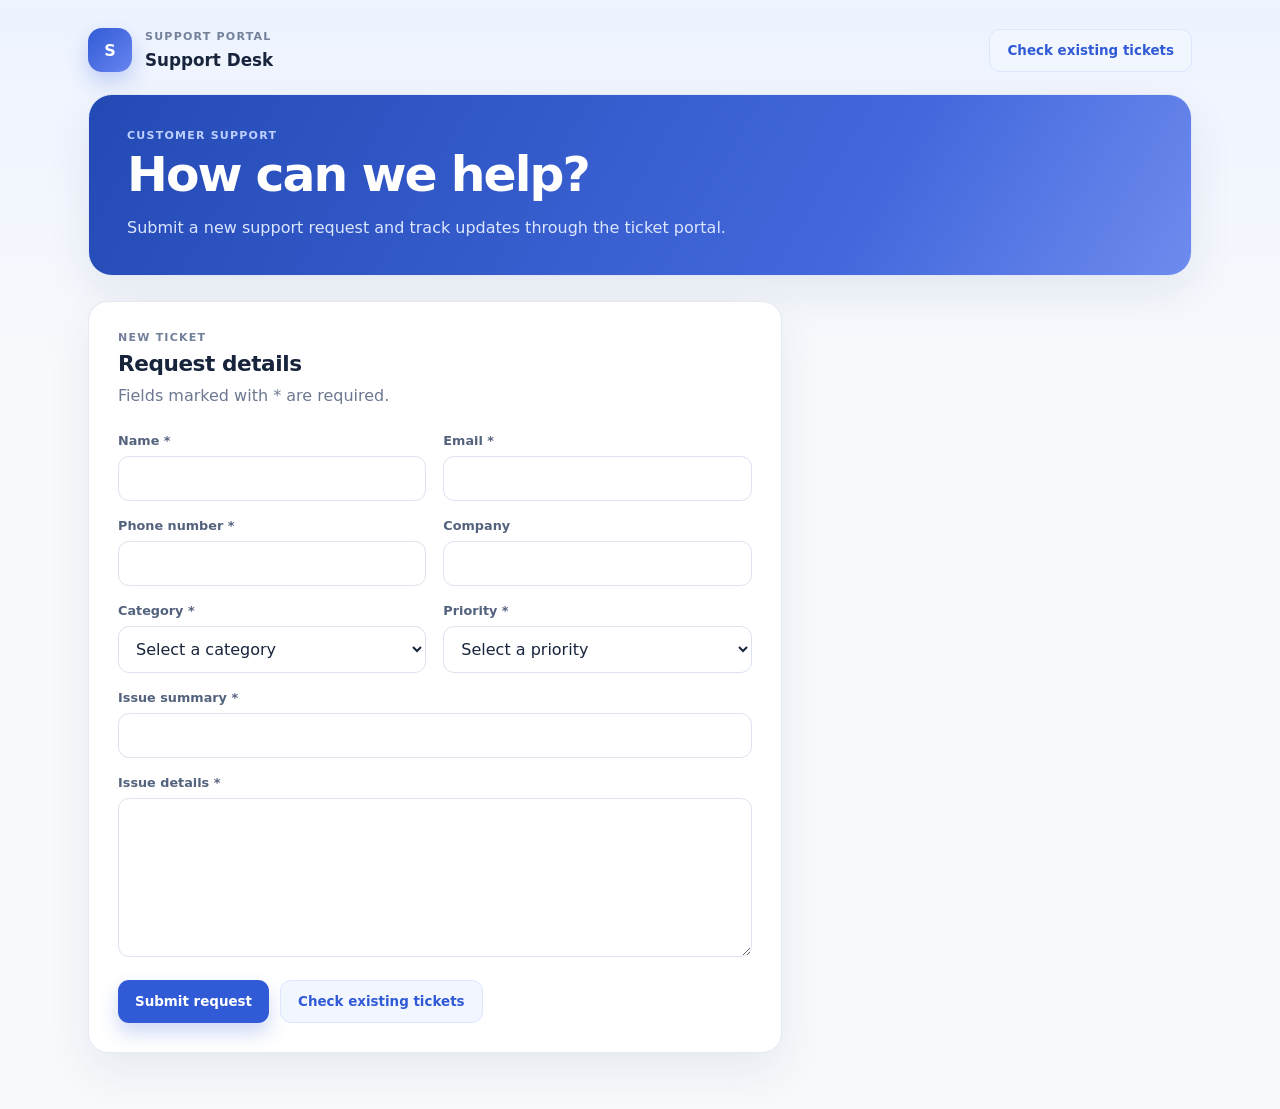
<file: index.html>
<!DOCTYPE html>
<html lang="en">
<head>
  <meta charset="UTF-8">
  <meta name="viewport" content="width=device-width, initial-scale=1.0">
  <title>Support Desk - New Ticket</title>
  <link rel="stylesheet" href="styles.css">
</head>
<body>
  <header class="topbar">
    <a class="brand-block" href="index.html">
      <span class="brand-mark">S</span>
      <span>
        <span class="eyebrow">Support portal</span>
        <strong>Support Desk</strong>
      </span>
    </a>

    <a class="button button-secondary" href="ticket.html">
      Check existing tickets
    </a>
  </header>

  <main class="page-shell">
    <section class="hero-card">
      <div>
        <span class="eyebrow">Customer support</span>
        <h1>How can we help?</h1>
        <p>
          Submit a new support request and track updates through the ticket portal.
        </p>
      </div>
    </section>

    <section class="main-grid">
      <form id="support-form" class="card form-card">
        <div class="section-heading">
          <span class="eyebrow">New ticket</span>
          <h2>Request details</h2>
          <p>Fields marked with * are required.</p>
        </div>

        <div class="form-grid">
          <label>
            <span>Name *</span>
            <input type="text" name="requester" required>
          </label>

          <label>
            <span>Email *</span>
            <input type="email" name="email" required>
          </label>

          <label>
            <span>Phone number *</span>
            <input type="tel" name="phone" required>
          </label>

          <label>
            <span>Company</span>
            <input type="text" name="company">
          </label>

          <label>
            <span>Category *</span>
            <select name="category" required>
              <option value="">Select a category</option>
              <option>Account access</option>
              <option>Billing</option>
              <option>Technical issue</option>
              <option>Feature request</option>
              <option>Other</option>
            </select>
          </label>

          <label>
            <span>Priority *</span>
            <select name="priority" required>
              <option value="">Select a priority</option>
              <option>Low</option>
              <option>Medium</option>
              <option>High</option>
              <option>Urgent</option>
            </select>
          </label>

          <label class="full-width">
            <span>Issue summary *</span>
            <input type="text" name="summary" required>
          </label>

          <label class="full-width">
            <span>Issue details *</span>
            <textarea name="details" rows="7" required></textarea>
          </label>
        </div>

        <div class="action-row">
          <button class="button button-primary" type="submit">
            Submit request
          </button>

          <a class="button button-secondary" href="ticket.html">
            Check existing tickets
          </a>
        </div>
      </form>
    </section>
  </main>

  <script src="app.js?v=20260923-2"></script>
</body>
</html>
</file>
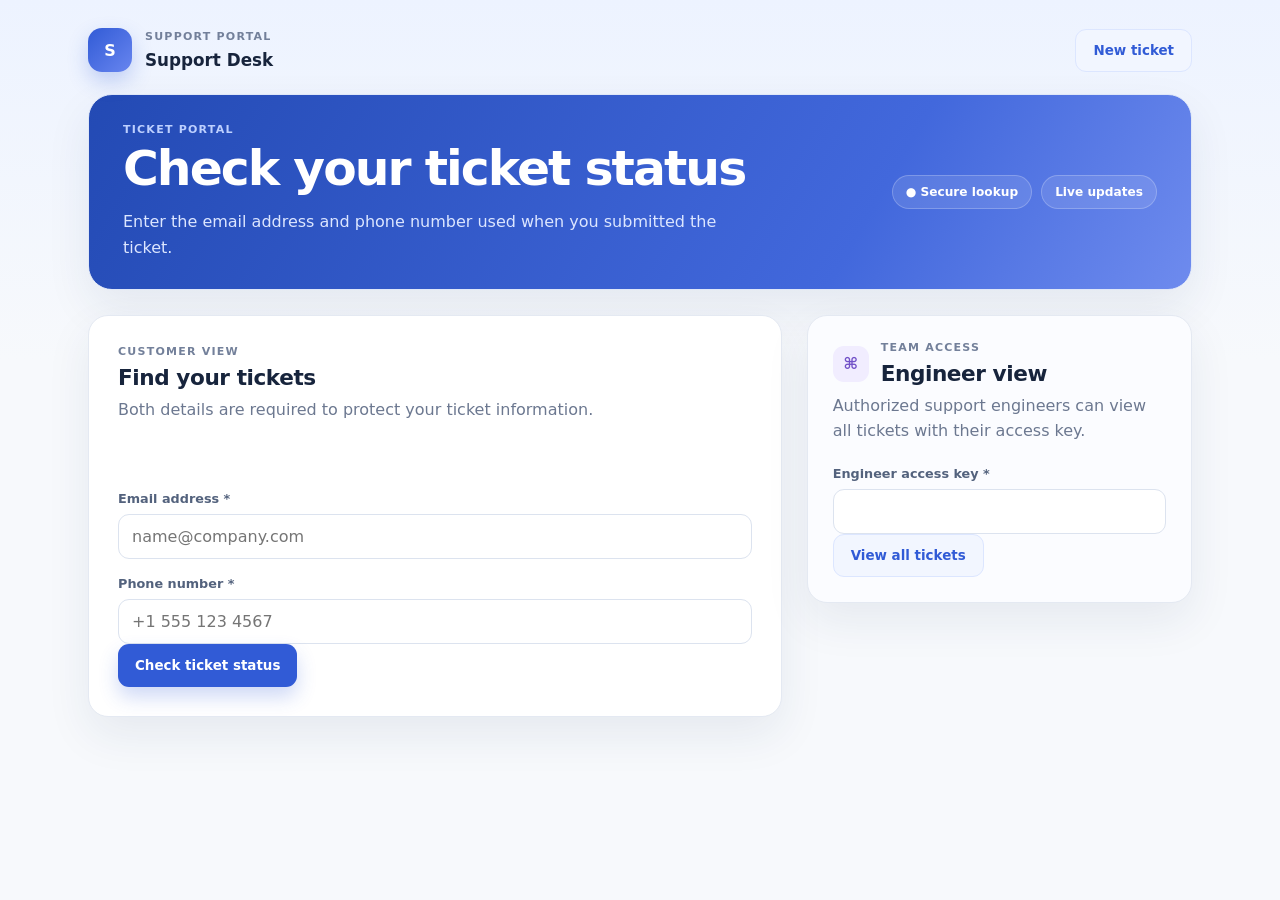
<file: ticket.html>
<!DOCTYPE html>
<html lang="en">
<head>
  <meta charset="UTF-8" />
  <meta name="viewport" content="width=device-width, initial-scale=1.0" />
  <title>Support Desk | Check Tickets</title>
  <meta
    name="description"
    content="Check the status of your support tickets."
  />
  <link rel="stylesheet" href="styles.css" />
</head>
<body>
  <header class="topbar">
    <a
      class="brand-block"
      href="index.html"
      aria-label="Support Desk home"
    >
      <span class="brand-mark">S</span>

      <span>
        <span class="eyebrow">Support portal</span>
        <strong>Support Desk</strong>
      </span>
    </a>

    <a class="button button-secondary" href="index.html">
      New ticket
    </a>
  </header>

  <main class="page-shell">
    <section class="hero-card compact-hero">
      <div>
        <span class="eyebrow">Ticket portal</span>

        <h1>Check your ticket status</h1>

        <p>
          Enter the email address and phone number used when you submitted
          the ticket.
        </p>
      </div>

      <div class="hero-badges">
        <span>● Secure lookup</span>
        <span>Live updates</span>
      </div>
    </section>

    <section class="lookup-layout">
      <form
        id="lookup-form"
        class="card lookup-card"
        novalidate
      >
        <div class="section-heading">
          <span class="eyebrow">Customer view</span>

          <h2>Find your tickets</h2>

          <p>
            Both details are required to protect your ticket information.
          </p>
        </div>

        <div
          id="lookup-message"
          class="form-message"
          role="alert"
          hidden
        ></div>

        <div class="form-grid">
          <label class="full-width">
            <span>Email address *</span>

            <input
              type="email"
              name="email"
              autocomplete="email"
              required
              placeholder="name@company.com"
            />
          </label>

          <label class="full-width">
            <span>Phone number *</span>

            <input
              type="tel"
              name="phone"
              autocomplete="tel"
              required
              placeholder="+1 555 123 4567"
            />
          </label>
        </div>

        <button
          class="button button-primary"
          type="submit"
        >
          Check ticket status
        </button>
      </form>

      <div class="card engineer-card">
        <div class="engineer-heading">
          <span class="lock-icon">⌘</span>

          <div>
            <span class="eyebrow">Team access</span>
            <h2>Engineer view</h2>
          </div>
        </div>

        <p>
          Authorized support engineers can view all tickets with
          their access key.
        </p>

        <form id="engineer-form" novalidate>
          <label>
            <span>Engineer access key *</span>

            <input
              type="password"
              name="engineerKey"
              autocomplete="off"
              required
            />
          </label>

          <button
            class="button button-secondary"
            type="submit"
          >
            View all tickets
          </button>
        </form>
      </div>
    </section>

    <section
      id="results"
      class="results"
      aria-live="polite"
    ></section>
  </main>

  <script src="tickets.js?v=20260923-1"></script>
</body>
</html>
</file>
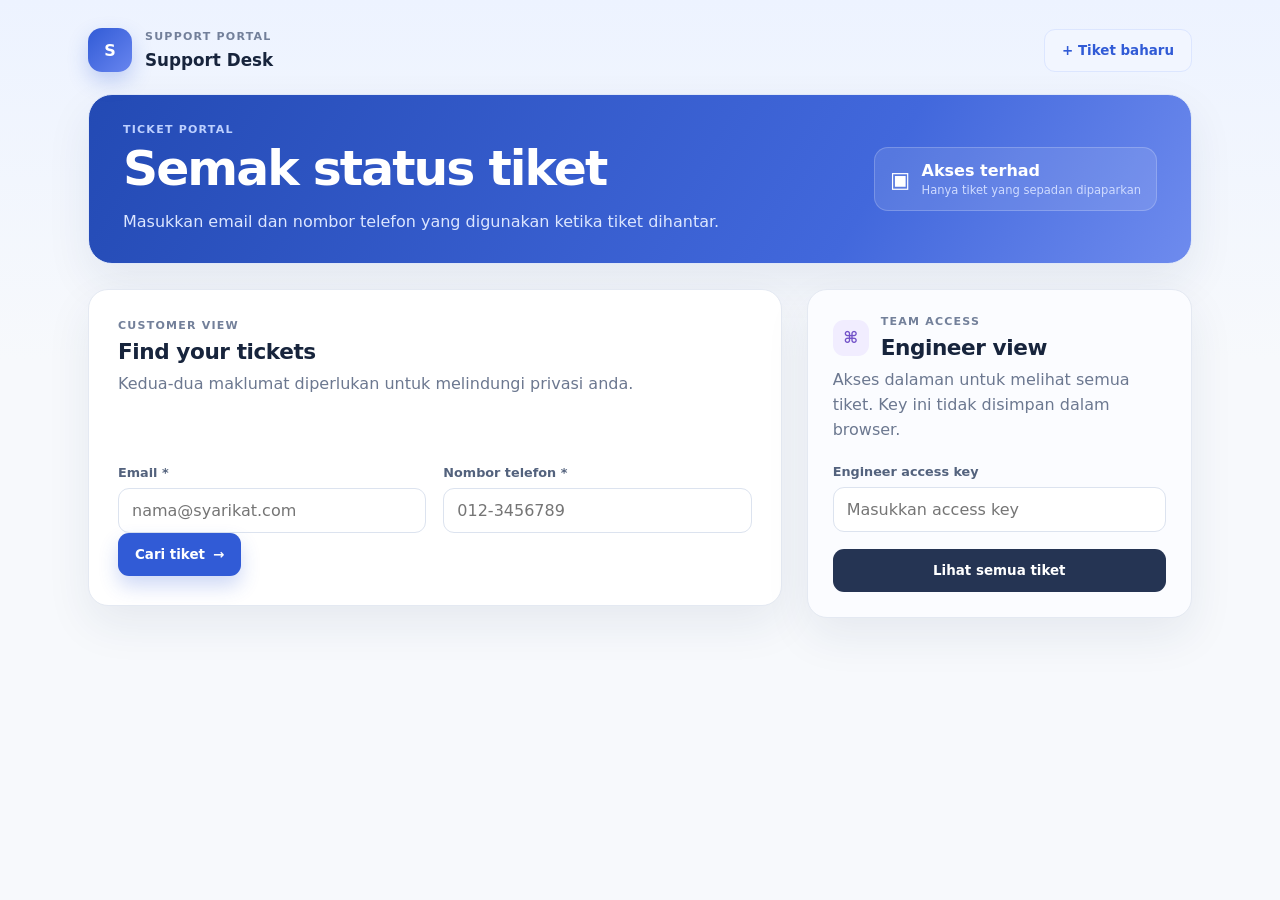
<file: tickets.html>
<!DOCTYPE html>
<html lang="ms">
<head>
  <meta charset="UTF-8" />
  <meta name="viewport" content="width=device-width, initial-scale=1.0" />
  <title>Support Desk | Semak Tiket</title>
  <meta name="description" content="Semak status tiket sokongan anda." />
  <link rel="stylesheet" href="styles.css" />
</head>
<body>
  <header class="topbar"><a class="brand-block" href="index.html" aria-label="Support Desk home"><span class="brand-mark">S</span><span><span class="eyebrow">Support portal</span><strong>Support Desk</strong></span></a><a class="button button-secondary" href="index.html">+ Tiket baharu</a></header>
  <main class="page-shell">
    <section class="hero-card compact-hero"><div><span class="eyebrow">Ticket portal</span><h1>Semak status tiket</h1><p>Masukkan email dan nombor telefon yang digunakan ketika tiket dihantar.</p></div><div class="secure-note"><span class="secure-icon">▣</span><div><strong>Akses terhad</strong><small>Hanya tiket yang sepadan dipaparkan</small></div></div></section>
    <section class="lookup-layout">
      <form id="lookup-form" class="card lookup-card" novalidate><div class="section-heading"><span class="eyebrow">Customer view</span><h2>Find your tickets</h2><p>Kedua-dua maklumat diperlukan untuk melindungi privasi anda.</p></div><div id="lookup-message" class="form-message" role="alert" hidden></div><div class="form-grid"><label><span>Email *</span><input type="email" name="email" autocomplete="email" required placeholder="nama@syarikat.com" /></label><label><span>Nombor telefon *</span><input type="tel" name="phone" autocomplete="tel" required placeholder="012-3456789" /></label></div><button class="button button-primary" type="submit">Cari tiket <span>→</span></button></form>
      <div class="card engineer-card"><div class="engineer-heading"><span class="lock-icon">⌘</span><div><span class="eyebrow">Team access</span><h2>Engineer view</h2></div></div><p>Akses dalaman untuk melihat semua tiket. Key ini tidak disimpan dalam browser.</p><form id="engineer-form"><label><span>Engineer access key</span><input type="password" name="engineerKey" autocomplete="off" required placeholder="Masukkan access key" /></label><button class="button button-dark" type="submit">Lihat semua tiket</button></form></div>
    </section>
    <section id="results" class="results" aria-live="polite"></section>
  </main>
  <script src="tickets.js"></script>
</body>
</html>
</file>
<file: styles.css>
* { box-sizing: border-box; }
:root { --ink: #17243c; --muted: #6c7890; --line: #e4e9f2; --primary: #315bd6; --primary-dark: #2347b1; --soft-blue: #f2f6ff; --green: #16865b; --shadow: 0 18px 45px rgba(30, 51, 91, .08); }
html { scroll-behavior: smooth; }
body { margin: 0; min-height: 100vh; font-family: Inter, ui-sans-serif, system-ui, -apple-system, "Segoe UI", sans-serif; color: var(--ink); background: linear-gradient(180deg, #edf3ff 0, #f7f9fc 360px); }
a { color: inherit; }
.topbar { max-width: 1160px; margin: auto; padding: 28px 28px 22px; display: flex; align-items: center; justify-content: space-between; gap: 20px; }
.brand-block { display: inline-flex; align-items: center; gap: 13px; text-decoration: none; }.brand-block strong { display: block; font-size: 1.05rem; }.brand-mark { display: grid; place-items: center; width: 44px; height: 44px; border-radius: 14px; color: white; font-weight: 800; background: linear-gradient(135deg, #315bd6, #6885ef); box-shadow: 0 9px 20px rgba(49, 91, 214, .25); }
.eyebrow { display: block; margin-bottom: 7px; color: #73809a; font-size: .69rem; font-weight: 800; letter-spacing: .11em; text-transform: uppercase; }.page-shell { max-width: 1160px; margin: auto; padding: 0 28px 56px; }
.hero-card { display: flex; justify-content: space-between; align-items: center; gap: 25px; padding: 34px 38px; margin-bottom: 25px; border: 1px solid #dfe7f8; border-radius: 24px; color: white; background: linear-gradient(120deg, #234ab4, #4268dc 70%, #6e8bee); box-shadow: var(--shadow); }.hero-card h1 { margin: 0; max-width: 650px; font-size: clamp(2rem, 4vw, 3.05rem); letter-spacing: -.04em; line-height: 1.08; }.hero-card p { max-width: 600px; margin: 13px 0 0; color: #dce6ff; line-height: 1.65; }.hero-card .eyebrow { color: #bdd0ff; }.hero-badges { display: flex; flex-wrap: wrap; gap: 9px; justify-content: flex-end; }.hero-badges span { padding: 9px 13px; border: 1px solid rgba(255,255,255,.22); border-radius: 999px; background: rgba(255,255,255,.11); font-size: .76rem; font-weight: 700; white-space: nowrap; }.compact-hero { padding: 28px 34px; }.secure-note { display: flex; align-items: center; gap: 11px; min-width: 220px; padding: 13px 15px; border: 1px solid rgba(255,255,255,.2); border-radius: 14px; background: rgba(255,255,255,.11); }.secure-icon { font-size: 1.35rem; }.secure-note strong, .secure-note small { display: block; }.secure-note small { margin-top: 3px; color: #cfdbff; font-size: .72rem; }
.main-grid, .lookup-layout { display: grid; grid-template-columns: minmax(0, 1.8fr) minmax(280px, 1fr); gap: 25px; }.card { border: 1px solid var(--line); border-radius: 20px; background: #fff; box-shadow: var(--shadow); }.form-card, .lookup-card { padding: 29px; }.section-heading h2, .info-card h2, .engineer-card h2 { margin: 0; font-size: 1.35rem; letter-spacing: -.02em; }.section-heading p, .info-card p, .engineer-card > p { margin: 8px 0 0; color: var(--muted); line-height: 1.55; }.form-grid { display: grid; grid-template-columns: repeat(2, minmax(0, 1fr)); gap: 17px; margin-top: 24px; }label { display: flex; flex-direction: column; gap: 8px; }label span { color: #53627d; font-size: .8rem; font-weight: 700; }.full-width { grid-column: 1 / -1; }input, select, textarea { width: 100%; border: 1px solid #dce3ef; border-radius: 11px; padding: 12px 13px; color: var(--ink); background: #fff; font: inherit; transition: border .15s, box-shadow .15s; }textarea { min-height: 140px; resize: vertical; }input:focus, select:focus, textarea:focus { outline: none; border-color: var(--primary); box-shadow: 0 0 0 4px rgba(49, 91, 214, .11); }
.button { display: inline-flex; align-items: center; justify-content: center; gap: 8px; min-height: 43px; padding: 11px 17px; border: 0; border-radius: 11px; font: inherit; font-size: .84rem; font-weight: 800; text-decoration: none; cursor: pointer; transition: transform .15s, box-shadow .15s, background .15s; }.button:hover { transform: translateY(-1px); }.button-primary { color: white; background: var(--primary); box-shadow: 0 10px 19px rgba(49, 91, 214, .23); }.button-primary:hover { background: var(--primary-dark); }.button-secondary { color: var(--primary); border: 1px solid #dce6ff; background: #f2f6ff; }.button-dark { width: 100%; margin-top: 17px; color: white; background: #253453; }.action-row { display: flex; flex-wrap: wrap; gap: 11px; margin-top: 23px; }.privacy-note { margin: 15px 0 0; color: #8390a4; font-size: .75rem; line-height: 1.5; }.side-stack { display: grid; gap: 25px; align-content: start; }.info-card { padding: 25px; }.info-card ol { margin: 19px 0 0; padding-left: 22px; color: var(--muted); line-height: 2; font-size: .9rem; }.icon-bubble, .lock-icon { display: grid; place-items: center; width: 36px; height: 36px; margin-bottom: 19px; border-radius: 11px; color: var(--primary); background: #edf3ff; font-weight: 900; }.accent-card { background: linear-gradient(135deg, #fff, #f5f2ff); }.accent-card .eyebrow { color: #7655c9; }.text-link { display: inline-block; margin-top: 18px; color: var(--primary); font-size: .84rem; font-weight: 800; text-decoration: none; }.lookup-layout { align-items: start; }.engineer-card { padding: 25px; background: #fbfcff; }.engineer-heading { display: flex; gap: 12px; align-items: center; }.engineer-heading .lock-icon { margin: 0; color: #7252c8; background: #f1edff; }.engineer-card form { margin-top: 22px; }.results { display: grid; gap: 14px; margin-top: 28px; }.results-heading { display: flex; align-items: end; justify-content: space-between; gap: 15px; padding: 0 3px 2px; }.results-heading h2 { margin: 0; font-size: 1.4rem; }.result-count { padding: 7px 11px; border-radius: 999px; color: var(--primary); background: #eaf0ff; font-size: .78rem; font-weight: 800; }.ticket-card { padding: 23px; }.ticket-top { display: flex; justify-content: space-between; align-items: start; gap: 16px; }.ticket-number { color: var(--primary); font-size: .8rem; font-weight: 900; }.ticket-top h3 { margin: 5px 0 0; font-size: 1.08rem; }.status { padding: 7px 11px; border-radius: 999px; color: #147653; background: #eaf9f1; font-size: .72rem; font-weight: 800; text-transform: capitalize; }.status.closed { color: #5b6475; background: #edf0f4; }.ticket-meta { display: flex; flex-wrap: wrap; gap: 20px; margin: 18px 0; padding: 14px 0; border-top: 1px solid var(--line); border-bottom: 1px solid var(--line); color: var(--muted); font-size: .78rem; }.ticket-meta span { display: grid; gap: 4px; }.ticket-meta b { color: #34435d; font-size: .7rem; }.solution-box { padding: 16px; border: 1px solid #e3eaff; border-radius: 13px; background: #f7f9ff; }.solution-label { color: var(--primary); font-size: .75rem; font-weight: 900; }.solution-box p { margin: 7px 0 0; color: #586782; font-size: .88rem; line-height: 1.6; white-space: pre-line; }.empty-state, .loading-state { padding: 42px 25px; text-align: center; }.empty-state h2 { margin: 10px 0 7px; font-size: 1.25rem; }.empty-state p { margin: 0; color: var(--muted); }.empty-icon { margin: auto; color: var(--primary); font-size: 2rem; }.loading-state { color: var(--muted); }.form-message { display: grid; gap: 7px; margin-top: 18px; padding: 13px 15px; border-radius: 11px; font-size: .85rem; line-height: 1.5; }.form-message.success { color: #176b43; border: 1px solid #bce6ce; background: #eafaf1; }.form-message.error { color: #9d2929; border: 1px solid #f0caca; background: #fff2f2; }.message-link { color: inherit; font-weight: 800; }.button:disabled { opacity: .6; cursor: wait; transform: none; }
@media (max-width: 820px) { .hero-card, .topbar { align-items: flex-start; }.hero-card { flex-direction: column; padding: 28px 25px; }.hero-badges { justify-content: flex-start; }.main-grid, .lookup-layout { grid-template-columns: 1fr; }.secure-note { width: 100%; }.side-stack { grid-template-columns: repeat(2, minmax(0, 1fr)); } }
@media (max-width: 560px) { .topbar, .page-shell { padding-left: 18px; padding-right: 18px; }.topbar { padding-top: 20px; }.topbar .button { padding: 9px 11px; font-size: .75rem; }.form-card, .lookup-card, .info-card, .engineer-card { padding: 21px; }.form-grid { grid-template-columns: 1fr; }.full-width { grid-column: auto; }.side-stack { grid-template-columns: 1fr; }.ticket-top { flex-direction: column; }.status { align-self: flex-start; }.action-row .button { width: 100%; } }
</file>
